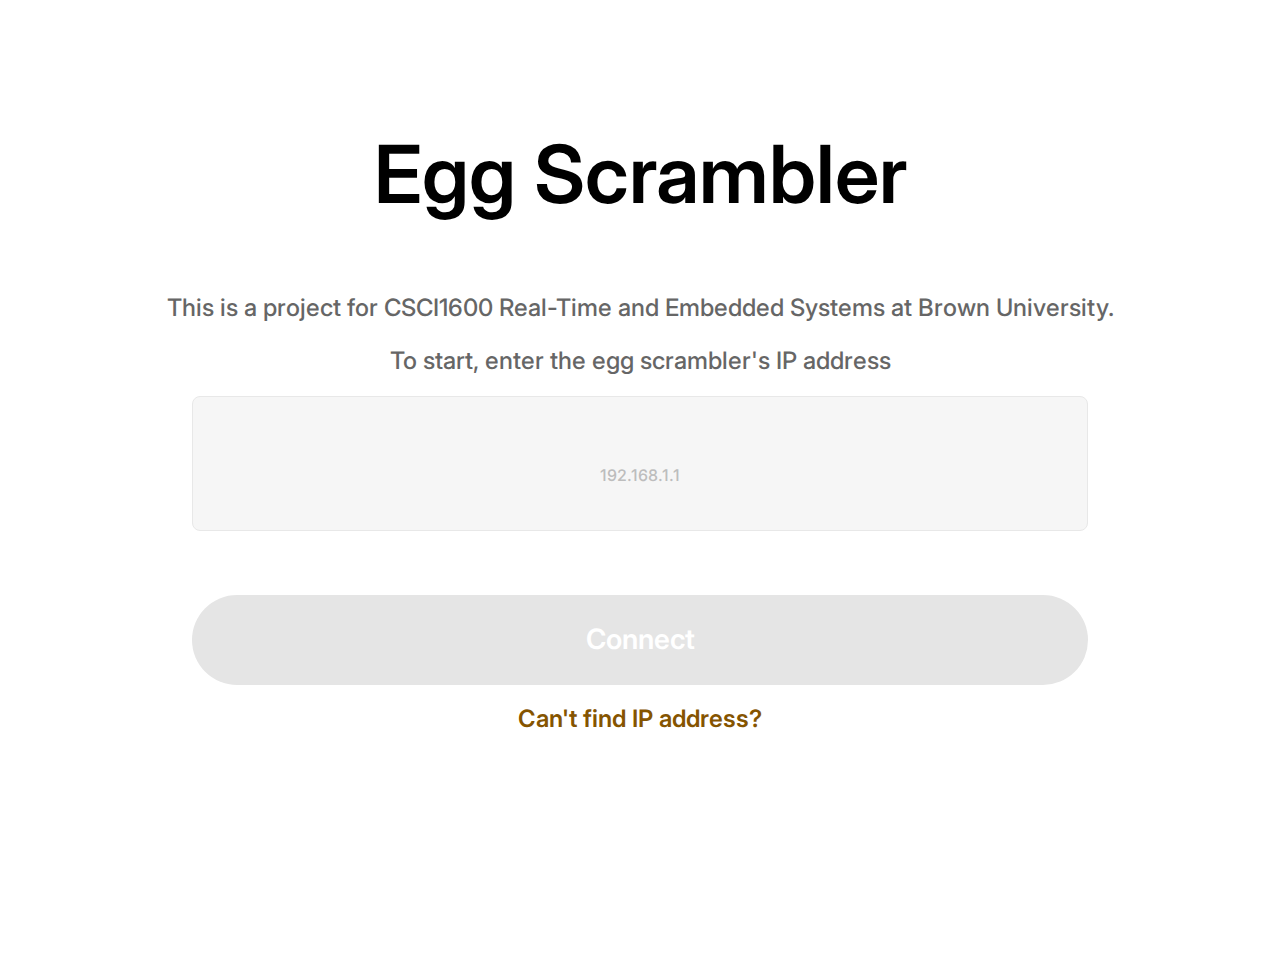
<file: website/index.html>
<!DOCTYPE html>
<html>

<head>
    <link rel="preconnect" href="https://fonts.googleapis.com">
    <link rel="preconnect" href="https://fonts.gstatic.com" crossorigin>
    <link href="https://fonts.googleapis.com/css2?family=Inter&display=swap" rel="stylesheet">
    <link rel="stylesheet" href="egg-design.css">
    <script>
        // document.getElementsByName("button")[0].addEventListener('change', makeAvailable);
        document.addEventListener('input', function (evt) {
            if (document.getElementById("ip").value != "") {
                makeAvailable();
            } else {
                makeUnavailable();
            }
        });

        function makeAvailable() {
            document.getElementsByName("button")[0].classList.remove('unavailable');
            document.getElementsByName("button")[0].classList.add('available');
        }

        function makeUnavailable() {
            document.getElementsByName("button")[0].classList.add('unavailable');
            document.getElementsByName("button")[0].classList.remove('available');
        }

        function conditionalRedirect() {
            if (!document.getElementsByName("button")[0].classList.contains('unavailable')) {
                console.log("trying to connect!");
                try {
                    console.log("http://" + document.getElementById("ip").value);
                    fetch("http://" + document.getElementById("ip").value)
                        .then(response => {
                            console.log(response);
                            localStorage["address"] = "http://" +  document.getElementById("ip").value;
                            document.location.href = "egg-connected.html"
                    })
                        .catch(error => alert("Can't connect to egg scrambler. Please try again."));
                } catch(e) {
                    alert("Can't connect to egg scrambler. Please try again.")
                }
            }
        }

        function displayHelp() {
            alert("Please open the Arduino Serial Monitor. Look for the line that says 'This is the Arduino's IP: '.")
        }
    </script>
</head>

<body>
    <h1 class="header">Egg Scrambler</h1>
    <p class="info">This is a project for CSCI1600 Real-Time and Embedded Systems at Brown University.</p>
    <h2 class="info">To start, enter the egg scrambler's IP address</h2>
    <input id="ip" class="input-box placeholder" placeholder="192.168.1.1"></input>
    <button onclick="conditionalRedirect()" class="connect-button button-text unavailable add-space" name="button">
        Connect
    </button>
    <p onclick="displayHelp()" class="second-option-text">Can't find IP address?</p>
</body>

</html>
</file>
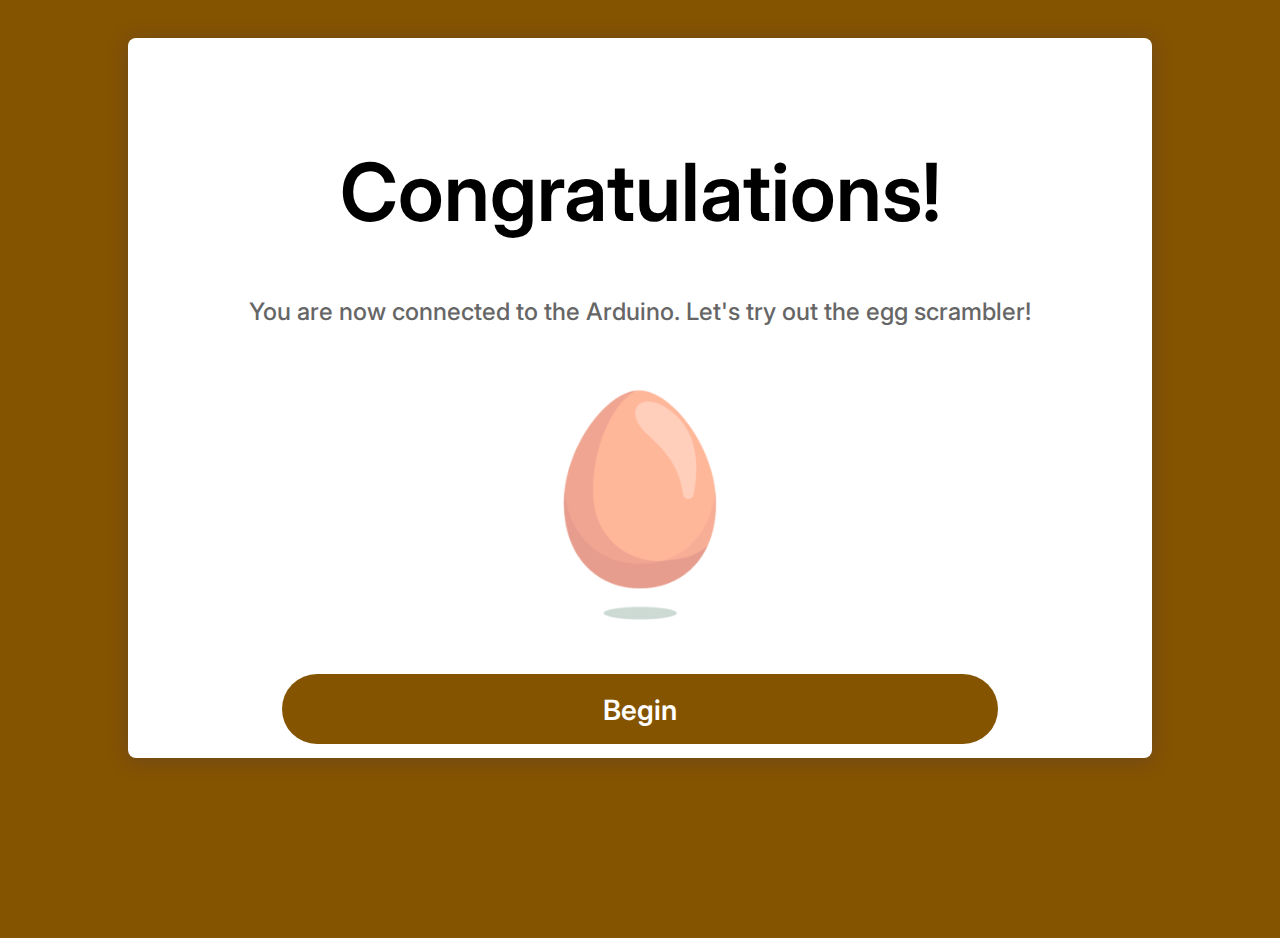
<file: website/egg-connected.html>
<!DOCTYPE html>
<html>

<head>
    <link rel="preconnect" href="https://fonts.googleapis.com">
    <link rel="preconnect" href="https://fonts.gstatic.com" crossorigin>
    <link href="https://fonts.googleapis.com/css2?family=Inter&display=swap" rel="stylesheet">
    <link rel="stylesheet" href="egg-design.css">
</head>

<body class="brown-background">
    <div class="floating-box">
        <div class="shrink-to-fit">
            <h1 class="header">Congratulations!</h1>
            <p class="info">You are now connected to the Arduino. Let's try out the egg scrambler!</p>
            <img class="egg-img" src="egg icon.png" />
            <a href="egg-customize.html">
                <button class="connect-button button-text available" name="button">
                    Begin
                </button>
            </a>
        </div>
        <p class="second-option-text">Try new IP address</p>
    </div>
</body>

</html>
</file>
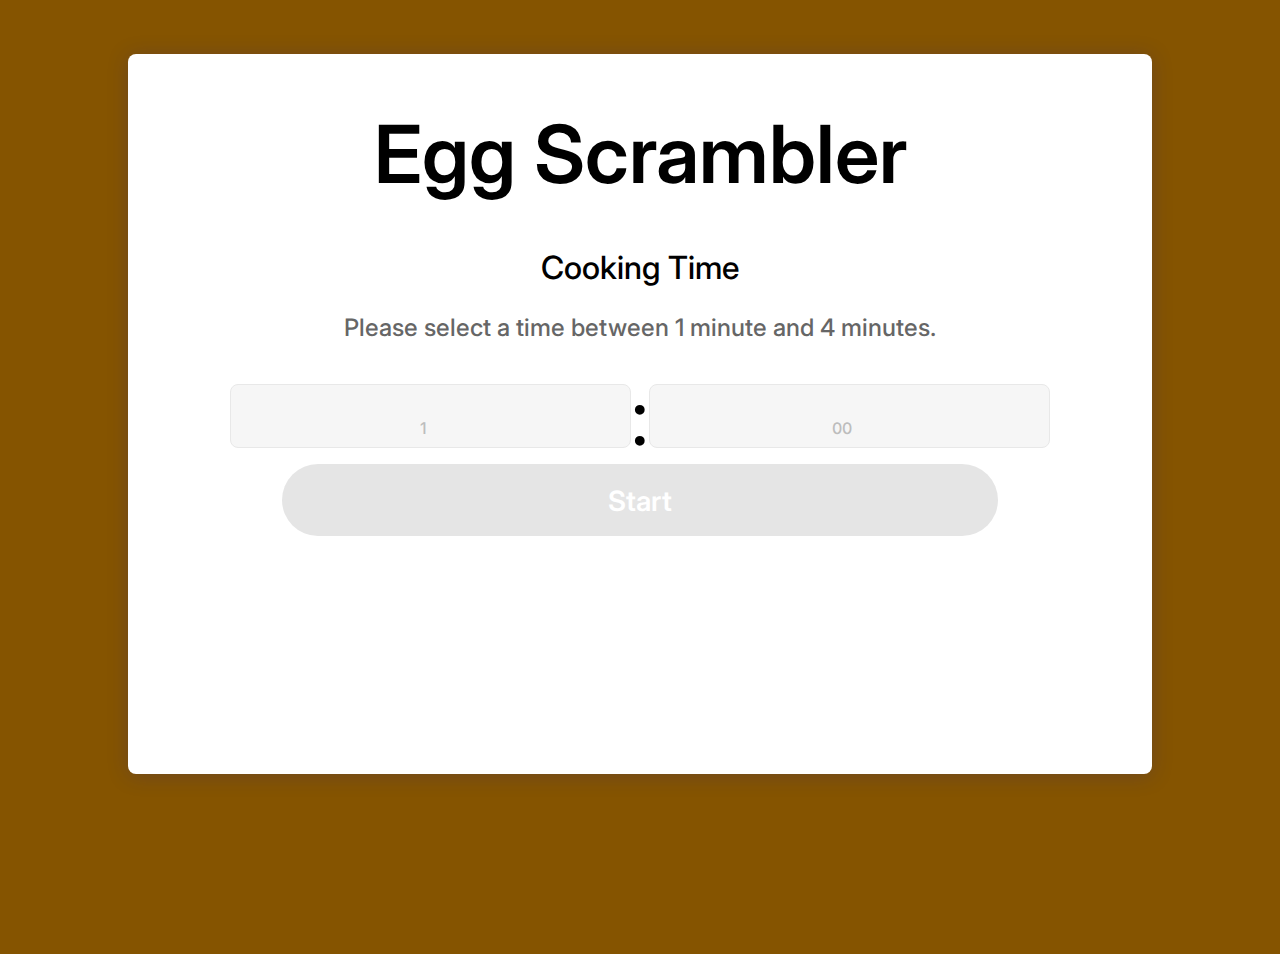
<file: website/egg-customize.html>
<!DOCTYPE html>
<html>

<head>
    <link rel="preconnect" href="https://fonts.googleapis.com">
    <link rel="preconnect" href="https://fonts.gstatic.com" crossorigin>
    <link href="https://fonts.googleapis.com/css2?family=Inter&display=swap" rel="stylesheet">
    <link rel="stylesheet" href="egg-design.css">
    <script>
        document.addEventListener('input', function (evt) {
            if (document.getElementsByName("mins")[0].value != ""
                && document.getElementsByName("secs")[0].value != "") {
                makeAvailable();
            }
        });

        function makeAvailable() {
            document.getElementsByName("button")[0].classList.remove('unavailable');
            document.getElementsByName("button")[0].classList.add('available');
        }

        function makeUnavailable() {
            document.getElementsByName("button")[0].classList.add('unavailable');
            document.getElementsByName("button")[0].classList.remove('available');
        }

        function conditionalRedirect() {
            if (!document.getElementsByName("button")[0].classList.contains('unavailable')) {
                var mins = parseInt(document.getElementsByName("mins")[0].value);
                var secs = parseInt(document.getElementsByName("secs")[0].value);
                if (mins > 4 || mins < 1 || mins == 4 && secs > 0 || secs < 0 || secs > 59) {
                    alert("Invalid time.");
                } else {
                    localStorage["countdown"] = mins * 60 + secs;
                    sendStart();
                }
            }
        }

        function sendStart() {
            try {
                console.log(localStorage["address"] + "/start?cooking-time=" + localStorage["countdown"]);
                fetch(localStorage["address"] + "/start?cooking-time=" + localStorage["countdown"])
                    .then(response => {
                        console.log(response);
                        if (response.ok) {
                            document.location.href = "egg-timer.html";
                        } else {
                            alert("The egg scrambler did not accept your input.")
                        }
                    })
                    .catch(error => alert("Can't connect to egg scrambler. Please try again."));
            } catch (e) {
                alert("Can't connect to egg scrambler. Please try again.")
            }
        }
    </script>
</head>

<body class="brown-background">
    <div class="floating-box">
        <h1 class="header">Egg Scrambler</h1>
        <p class="subheader">Cooking Time</p>
        <p class="info">Please select a time between 1 minute and 4 minutes.</p>
        <div class="time-input-container">
            <input class="input-box time first-box" type="number" id="mins" name="mins" min="1" max="4" placeholder="1">
            <p class="time colon">:</p>
            <input class="input-box time" type="number" id="secs" name="secs" min="0" max="59" placeholder="00">
        </div>
        <!-- <input class="input-box placeholder" id="time" type="time" min="00:60" max="03:00" placeholder="00:60" required> -->
        <button onclick="conditionalRedirect()" class="connect-button button-text unavailable"
            name="button">Start</button>
    </div>
</body>

</html>
</file>
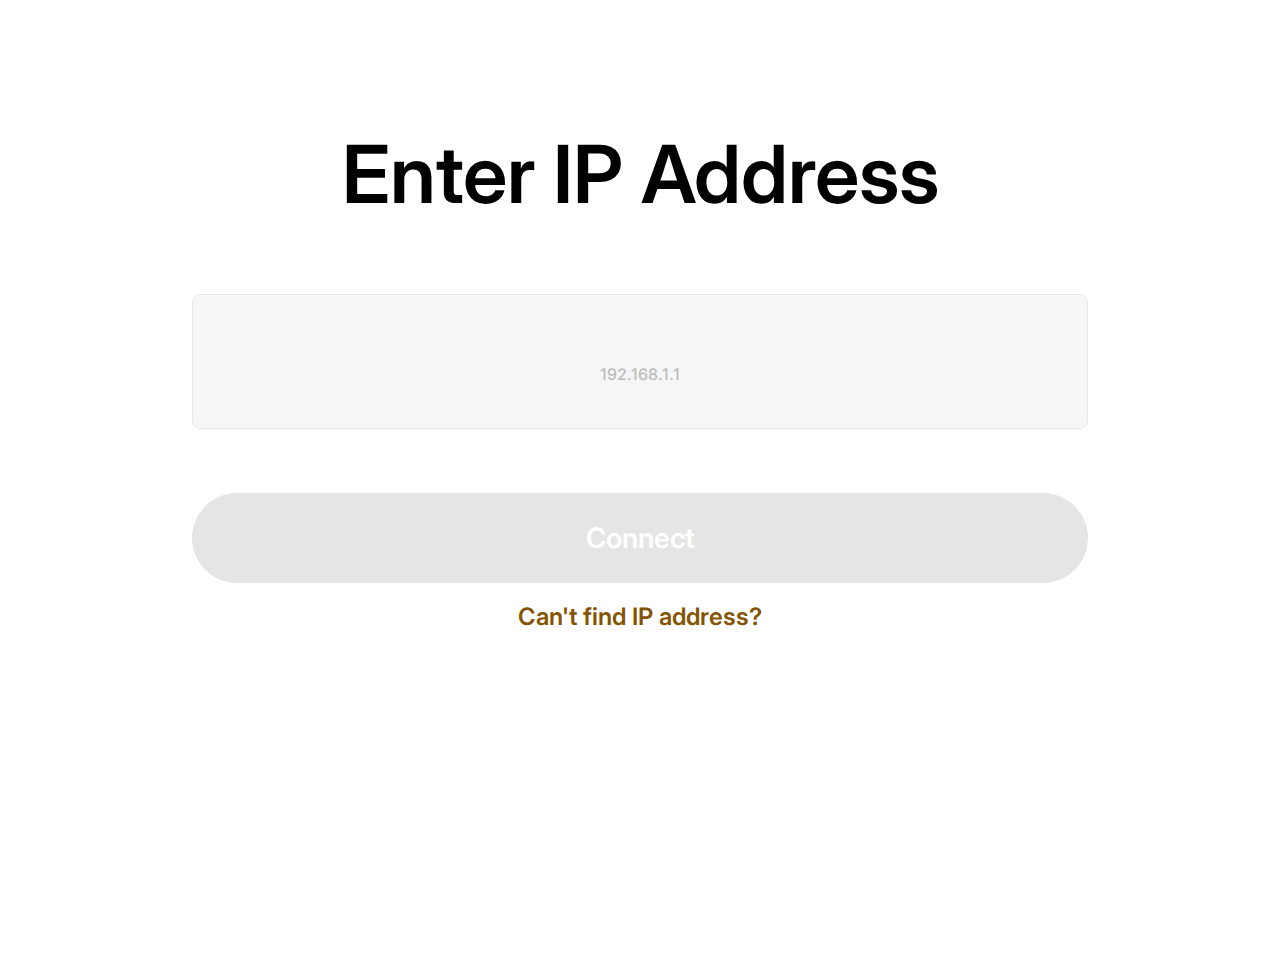
<file: website/egg-enter-ip.html>
<!DOCTYPE html>
<html>

<head>
    <link rel="preconnect" href="https://fonts.googleapis.com">
    <link rel="preconnect" href="https://fonts.gstatic.com" crossorigin>
    <link href="https://fonts.googleapis.com/css2?family=Inter&display=swap" rel="stylesheet">
    <link rel="stylesheet" href="egg-design.css">
    <script>
        // document.getElementsByName("button")[0].addEventListener('change', makeAvailable);
        document.addEventListener('input', function (evt) {
            if (document.getElementById("ip").value != "") {
                makeAvailable();
            } else {
                makeUnavailable();
            }
        });

        function makeAvailable() {
            document.getElementsByName("button")[0].classList.remove('unavailable');
            document.getElementsByName("button")[0].classList.add('available');
        }

        function makeUnavailable() {
            document.getElementsByName("button")[0].classList.add('unavailable');
            document.getElementsByName("button")[0].classList.remove('available');
        }

        function conditionalRedirect() {
            if (!document.getElementsByName("button")[0].classList.contains('unavailable')) {
                console.log("trying to connect!");
                try {
                    console.log("http://" + document.getElementById("ip").value);
                    fetch("http://" + document.getElementById("ip").value)
                        .then(response => {
                            console.log(response);
                            localStorage["address"] = "http://" +  document.getElementById("ip").value;
                            document.location.href = "egg-connected.html"
                    })
                        .catch(error => alert("Can't connect to egg scrambler. Please try again."));
                } catch(e) {
                    alert("Can't connect to egg scrambler. Please try again.")
                }
            }
        }
    </script>
</head>

<body>
    <h1 class="header">Enter IP Address</h1>
    <!-- <h2 class="subheader">This is a paragraph.</h2> -->
    <!-- <p class="info">Info about the Arduino</p> -->
    <input id="ip" class="input-box placeholder" placeholder="192.168.1.1"></input>
    <button onclick="conditionalRedirect()" class="connect-button button-text unavailable add-space" name="button">
        Connect
    </button>
    <p class="second-option-text">Can't find IP address?</p>
</body>

</html>
</file>
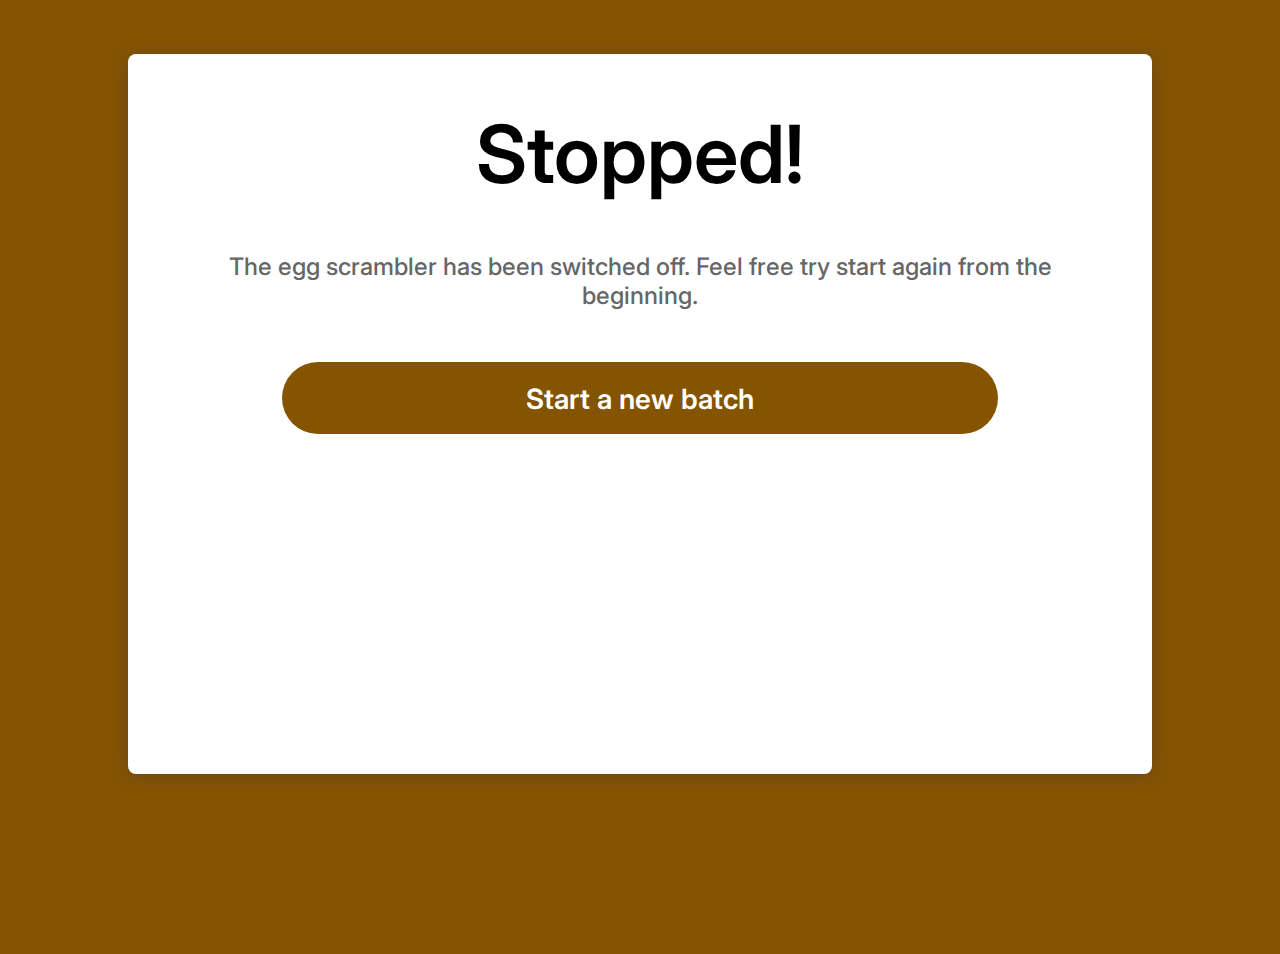
<file: website/egg-stopped.html>
<!DOCTYPE html>
<html>

<head>
    <link rel="preconnect" href="https://fonts.googleapis.com">
    <link rel="preconnect" href="https://fonts.gstatic.com" crossorigin>
    <link href="https://fonts.googleapis.com/css2?family=Inter&display=swap" rel="stylesheet">
    <link rel="stylesheet" href="egg-design.css">
</head>

<body class="brown-background">
    <div class="floating-box">
        <h1 class="header">Stopped!</h1>
        <p class="info">The egg scrambler has been switched off. Feel free try start again from the beginning.</p>
        <a href="egg-customize.html">
            <button class="connect-button button-text available add-space" name="button">
                Start a new batch
            </button>
        </a>
    </div>
</body>

</html>
</file>
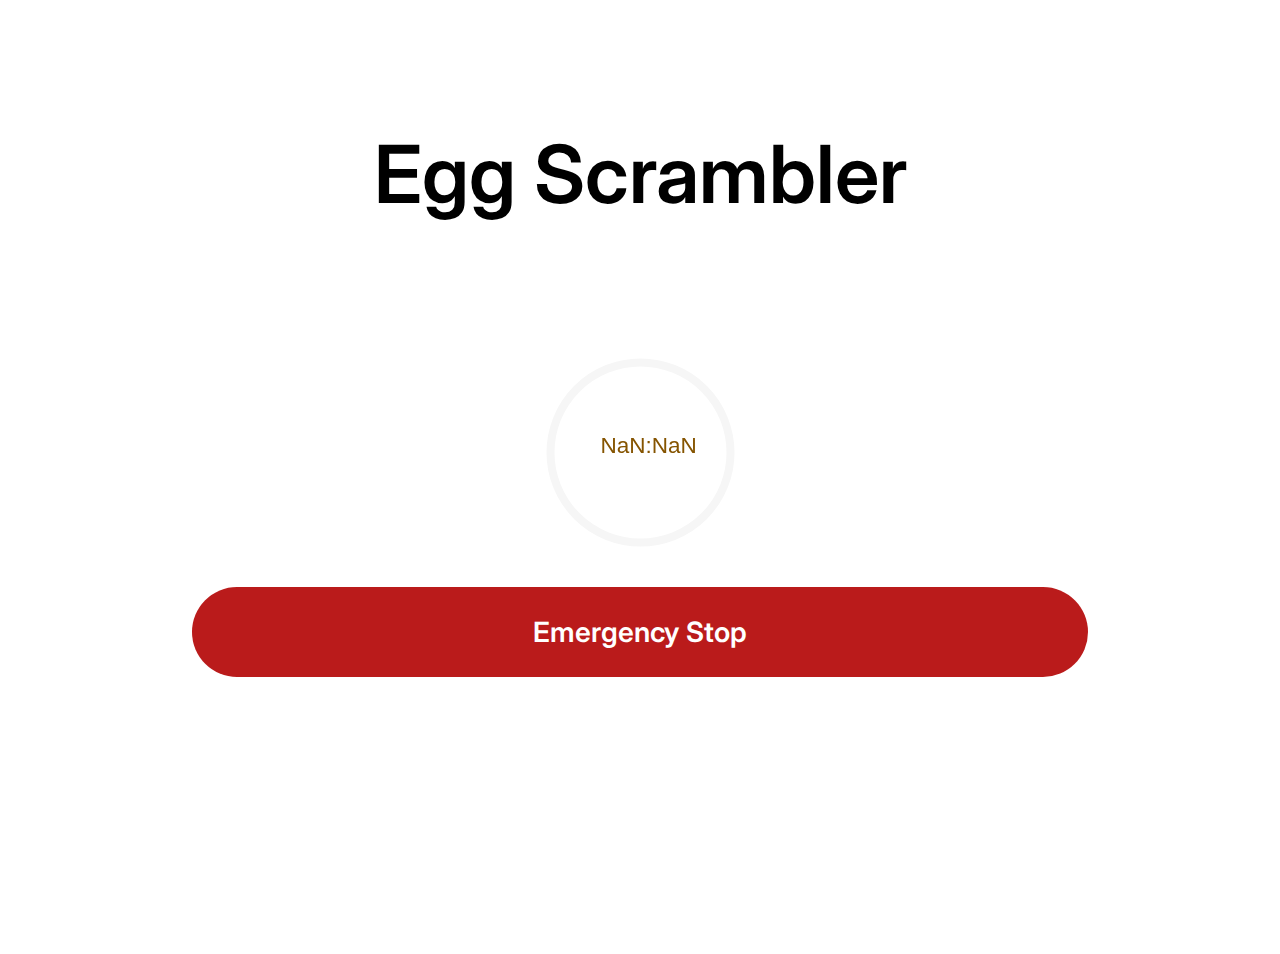
<file: website/egg-timer.html>
<!DOCTYPE html>
<html>

<head>
    <link rel="preconnect" href="https://fonts.googleapis.com">
    <link rel="preconnect" href="https://fonts.gstatic.com" crossorigin>
    <link href="https://fonts.googleapis.com/css2?family=Inter&display=swap" rel="stylesheet">
    <link rel="stylesheet" href="egg-design.css">
    <script>
        // for testing:
        // localStorage["countdown"] = 10;
        var countdown = localStorage["countdown"];
        var currCount = localStorage["countdown"];
        window.requestAnimationFrame(function () {
            setTimeCircle(localStorage["countdown"]);
            localStorage["countdown"] = localStorage["countdown"] - 1;
        });
        currCount = setInterval(function () {
            window.requestAnimationFrame(function () {
                if (currCount == 0) {
                    setTimeCircle(localStorage["countdown"]);
                    currCount = localStorage["countdown"];
                    localStorage["countdown"] = 0;
                } else {
                    setTimeCircle(currCount);
                }
            });
            if (currCount == 0 && document.getElementsByName("float")[0].classList.contains("hidden")) {
                document.getElementsByName("float")[0].classList.remove('hidden');
            }
            if (currCount > 0) {
                currCount--;
            }
        }, 1000);

        function setTimeCircle(currCount) {
            var desiredHeight = window.innerHeight / 4;
            var dim = desiredHeight * 1.4;
            var rad = desiredHeight;
            var ctx = document.getElementById('canvas').getContext('2d');
            ctx.canvas.width = dim;
            ctx.canvas.height = dim / 1.4;
            displayTime = Math.floor(currCount / 60) + ":" + (
                currCount % 60 < 10 ? "0" + currCount % 60 : currCount % 60);
            ctx.lineWidth = 20;
            ctx.save();
            ctx.clearRect(0, 0, dim, dim);
            ctx.translate(dim / 2, dim / 2);
            ctx.scale(0.4, 0.4);
            ctx.rotate(-Math.PI / 2);
            ctx.translate(-dim / 2, -dim);

            // set grey background circle
            ctx.fillStyle = '#F6F6F6';
            ctx.strokeStyle = '#F6F6F6';
            ctx.beginPath();
            ctx.arc(dim, dim, rad, 0, Math.PI * 2, true);
            ctx.stroke();

            ctx.fillStyle = '#855400';
            ctx.strokeStyle = '#855400';
            ctx.font = desiredHeight / 4 + 'px sans-serif';
            ctx.rotate(Math.PI / 2);
            ctx.fillText(displayTime, dim - 100, -dim);
            ctx.rotate(-Math.PI / 2);
            ctx.beginPath();
            var endAngle = Math.PI * 2 - ((currCount) / countdown * Math.PI * 2);
            if (endAngle == 0) {
                endAngle = Math.PI * 2;
            }
            ctx.arc(dim, dim, rad, 0, endAngle, true);
            ctx.stroke();
            ctx.restore();

        }

        function sendStop() {
            // send stop to Arduino
            try {
                fetch(localStorage["address"] + "/stop")
                    .then(response => {
                        console.log(response);
                        if (response.ok) {
                            document.location.href = "egg-stopped.html";
                        } else {
                            alert("An error occurred.")
                        }
                    })
                    .catch(error => alert("Can't connect to egg scrambler. Please try again."));
            } catch (e) {
                alert("Can't connect to egg scrambler. Please try again.")
            }
        }
        
        function hidePopup() {
            document.getElementsByName("float")[0].classList.add('hidden');
        }
    </script>
</head>

<body class="float-help">
    <h1 class="header">Egg Scrambler</h1>
    <canvas id="canvas"></canvas>
    <button onclick="sendStop()" class="connect-button button-text stop" name="button">
        Emergency Stop
    </button>
    <div class="floating-box float hidden" name="float">
        <div class="shrink-to-fit">
            <h1 class="header">Finito!</h1>
            <p class="info">Your eggs are done!</p>
            <img class="egg-img" src="egg icon.png" />
            <a href="egg-customize.html">
                <button class="connect-button button-text available" name="button">
                    Start a new batch
                </button>
            </a>
            <p onclick="hidePopup()" class="second-option-text">Close</p>
        </div>
    </div>
</body>

</html>
</file>
<file: website/egg-design.css>
html * {
    /* UI - 30 Semi */
    font-family: 'Inter', sans-serif;
    font-style: normal;
    text-align: center;
}
html, body { height: 100%; width: 100%; margin: 0; }

.header {
    font-weight: 600;
    font-size: 5em;
    line-height: 36px;
    /* Black */
    color: #000000;
    margin-left: auto;
    margin-right: auto;
    /* margin-top: 5%; */
    margin-bottom: 5%;
    padding-top: 8%;
    padding-bottom: 3%;
    min-height: 0;
}

.subheader {
    font-weight: 500;
    font-size: 2em;
    line-height: 29px;
    /* Black */
    color: #000000;
}

.info {
    font-weight: 500;
    font-size: 1.5em;
    line-height: 1.2em;
    /* Gray/04 */
    color: #666666;
    min-height: 0;
    margin-left: 5%;
    margin-right: 5%;
}

.button-text {
    font-weight: 600;
    font-size: 1.75em;
    /* font-size: 200%; */
    line-height: 1.2em;
    /* White */
    color: #FFFFFF;
    text-decoration: none;
}

.second-option-text {
    font-weight: 600;
    font-size: 1.5em;
    line-height: 19px;
    /* Primary */
    color: #855400;
    cursor: pointer;
}

::placeholder {
    font-weight: 500;
    font-size: 16px;
    line-height: 19px;
    /* Gray/03 */
    color: #BDBDBD;
}

.input-box {
    /* BG */
    /* position: absolute; */
    height: 15%;
    margin: auto;
    /* margin-top: 10%; */
    /* Gray/01 */
    background: #F6F6F6;
    /* Gray/02 */
    border: 1px solid #E8E8E8;
    box-sizing: border-box;
    border-radius: 8px;
    width: 70%;
    font-size: 50px !important; 
    /* font size must be > 20 to avoid zooming in */
}
.input-box::placeholder {
  /* font-size: 160%; */
  /* overflow: visible; */
  
}
/* .time {
    float: left;
    width: 20%;
    margin-bottom: 10%;
}
.first-box {
    margin-left: 20%;
} */
.colon {
    font-size: 5em;
    margin: 0;
}
.time-input-container {
    display: flex;
    align-items: center;
    margin-left: 10%;
    margin-right: 10%;
}

.connect-button {
    border-radius: 100px;
    padding: 2% 3%;
    border: none;
    margin: auto;
    display: block;
    /* margin-top: 5%; */
    width: 70%;
    height: 10%;
    margin-bottom: 1%;
    min-height: 70px;
}

.unavailable {
    background: #E5E5E5;
}

.available {
    background: #855400;
}

.floating-box {
    background: #FFFFFF;
    box-shadow: 0px 2px 20px rgba(38, 36, 131, 0.25);
    border-radius: 8px;
    width: 80%;
    margin-left: 10%;
    height: 80%;
    margin-top: 3%;
}

.shrink-to-fit {
    display: flex;
    width: 100%;
    height: 100%;
    flex-direction: column;
}
.egg-img {
    /* height: 50%;
    width: 50%; */
    min-height: 20px;
    object-fit: contain;
}
.brown-background {
    background-color: #855400;
}

a {
    text-decoration: none;
}

.stop {
    background-color: #BA1B1B;
}

.float {
    position: absolute;
    top: 10%;
    left: 0%;
}

.float-help {
    position: relative;
}

.hidden {
    display: none;
}

#canvas {
    /* 
    height: 50%; */
    /* width: 50%; */
    margin-top: 5%;
}

.add-space {
    margin-top: 5%;
}
</file>
